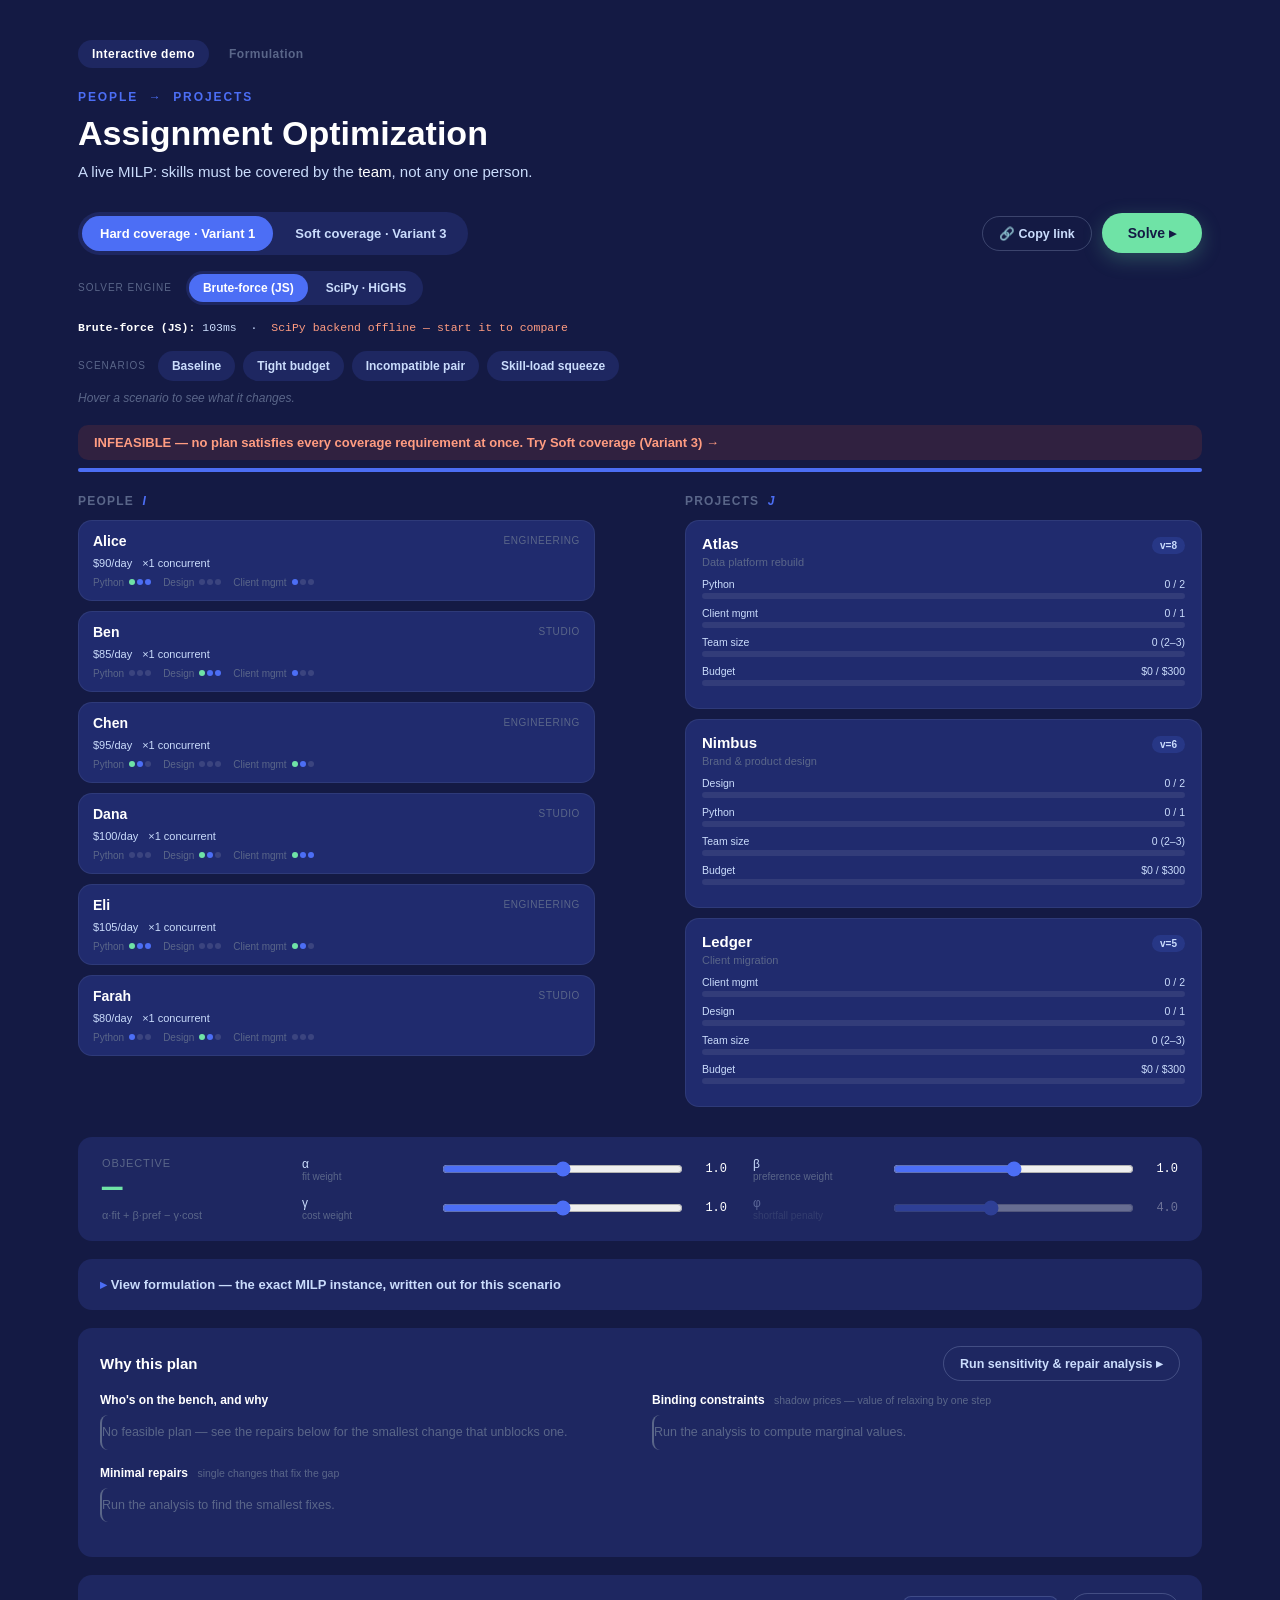
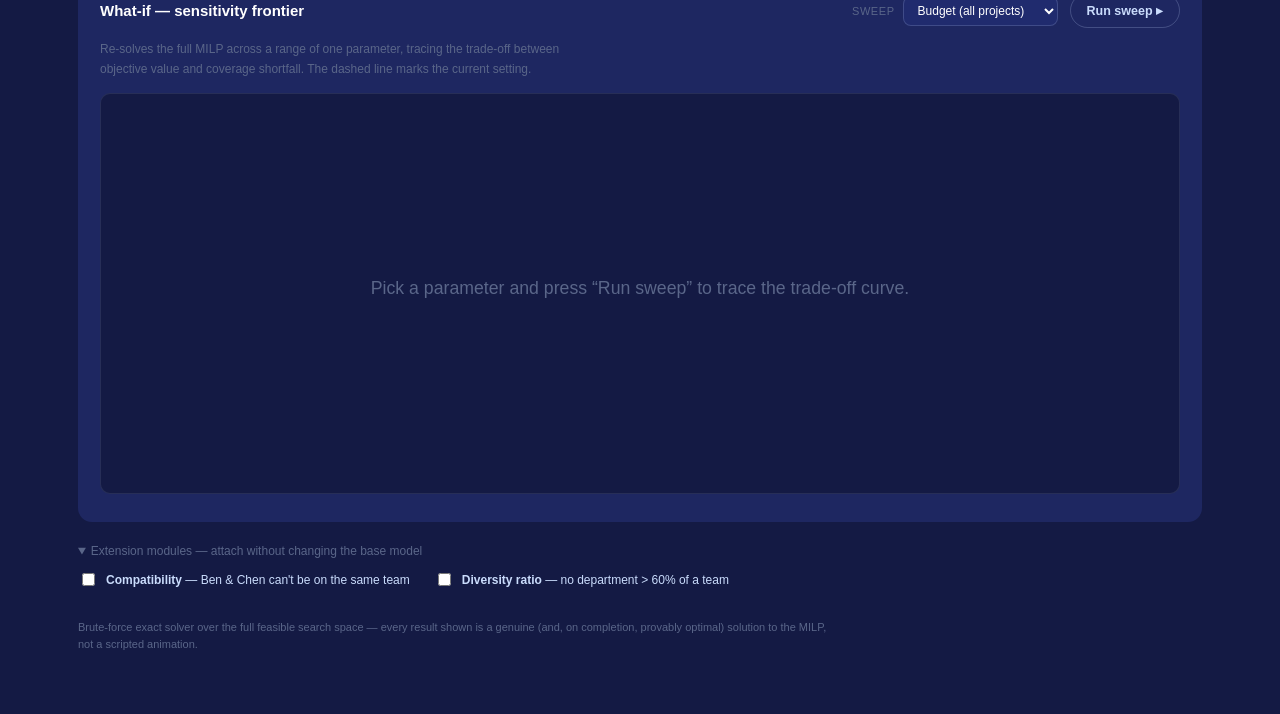
<file: public/optimization/index.html>
<!DOCTYPE html>
<html lang="en">
<head>
<meta charset="UTF-8">
<meta name="viewport" content="width=device-width, initial-scale=1.0">
<title>People → Projects — Assignment Optimization</title>
<link rel="stylesheet" href="vendor/katex/katex.min.css">
<link rel="stylesheet" href="style.css">
</head>
<body>
<div class="app">

  <nav class="top-nav">
    <a href="index.html" class="top-nav-link active">Interactive demo</a>
    <!-- FORMULATION_NAV_START --><a href="formulation.html" class="top-nav-link">Formulation</a><!-- FORMULATION_NAV_END -->
  </nav>

  <header class="hero">
    <div class="brand">PEOPLE&nbsp;&nbsp;→&nbsp;&nbsp;PROJECTS</div>
    <h1>Assignment Optimization</h1>
    <p class="subtitle">A live MILP: skills must be covered by the <em>team</em>, not any one person.</p>
  </header>

  <div class="mode-bar">
    <div class="segmented" id="modeToggle">
      <button data-mode="hard" class="seg-btn active">Hard coverage &middot; Variant 1</button>
      <button data-mode="soft" class="seg-btn">Soft coverage &middot; Variant 3</button>
    </div>
    <div class="mode-bar-actions">
      <button id="shareBtn" class="ghost-btn" title="Copy a link that reproduces this exact scenario">🔗 Copy link</button>
      <button id="solveBtn" class="solve-btn">Solve ▸</button>
    </div>
  </div>

  <div class="solver-bar">
    <span class="preset-label">Solver engine</span>
    <div class="segmented segmented-sm" id="solverToggle">
      <button data-backend="js" class="solver-btn active" title="Enumerates every combination in the browser — no backend needed, always available.">Brute-force (JS)</button>
      <button data-backend="scipy" class="solver-btn" title="Real branch-and-cut MILP via scipy.optimize.milp (HiGHS) — needs the local Python backend running.">SciPy &middot; HiGHS</button>
    </div>
    <span id="solverStatus" class="solver-status" style="display:none"></span>
  </div>
  <p class="latency-line" id="latencyLine">Latency: measuring…</p>

  <div class="preset-bar" id="presetBar">
    <span class="preset-label">Scenarios</span>
  </div>
  <p class="preset-desc preset-desc-hint" id="presetDesc">Hover a scenario to see what it changes.</p>

  <div class="status-row">
    <div id="statusBanner" class="status-banner idle">Ready — click Solve to run the optimizer.</div>
    <div class="progress-track"><div id="progressFill" class="progress-fill"></div></div>
  </div>

  <div class="board">
    <svg id="edgeSvg"></svg>

    <section class="people-col">
      <h2>People <span class="count">I</span></h2>
      <div id="peopleList" class="card-list"></div>
    </section>

    <div class="graph-wrap"></div>

    <section class="projects-col">
      <h2>Projects <span class="count">J</span></h2>
      <div id="projectsList" class="card-list"></div>
    </section>
  </div>

  <div class="controls">
    <div class="objective-readout">
      <div class="label">Objective</div>
      <div id="objValue" class="value">—</div>
      <div class="formula" id="objFormula">&alpha;&middot;fit + &beta;&middot;pref &minus; &gamma;&middot;cost</div>
    </div>

    <div class="sliders">
      <label class="slider-row">
        <span class="slider-label">&alpha; <em>fit weight</em></span>
        <input type="range" id="alpha" min="0" max="2" step="0.1" value="1">
        <span class="slider-val" id="alphaVal">1.0</span>
      </label>
      <label class="slider-row">
        <span class="slider-label">&beta; <em>preference weight</em></span>
        <input type="range" id="beta" min="0" max="2" step="0.1" value="1">
        <span class="slider-val" id="betaVal">1.0</span>
      </label>
      <label class="slider-row">
        <span class="slider-label">&gamma; <em>cost weight</em></span>
        <input type="range" id="gamma" min="0" max="2" step="0.1" value="1">
        <span class="slider-val" id="gammaVal">1.0</span>
      </label>
      <label class="slider-row soft-only">
        <span class="slider-label">&phi; <em>shortfall penalty</em></span>
        <input type="range" id="phi" min="0" max="10" step="0.5" value="4">
        <span class="slider-val" id="phiVal">4.0</span>
      </label>
    </div>
  </div>

  <details class="panel formulation-live" id="formulationLive">
    <summary>View formulation — the exact MILP instance, written out for this scenario</summary>
    <div class="panel-body">
      <p class="panel-lead">Not the abstract template — the concrete problem the solver is optimizing right now, with every <span class="mono">x</span> carrying its real person and project, every coefficient its current numeric value, and every constraint enumerated over these 6 people, 3 projects, and 3 skills. The reasonable right-hand-side values (coverage headcounts, budgets, team sizes, concurrency) are <strong>editable</strong> — nudge a <span class="mono">±</span> control and the model re-solves. <button id="resetInstanceBtn" class="ghost-btn ghost-btn-sm" style="display:none">Reset edits</button> <a href="formulation.html" class="inline-link">Abstract write-up →</a></p>
      <div class="live-form" id="liveForm"></div>
    </div>
  </details>

  <section class="panel insights" id="insightsPanel">
    <div class="panel-head">
      <h3>Why this plan</h3>
      <button id="analyzeBtn" class="ghost-btn">Run sensitivity &amp; repair analysis ▸</button>
    </div>
    <div class="insights-grid">
      <div class="insight-col">
        <div class="insight-title">Who's on the bench, and why</div>
        <ul class="reason-list" id="whyNotList"><li class="reason-empty">Solve to see per-person reasoning.</li></ul>
      </div>
      <div class="insight-col">
        <div class="insight-title">Binding constraints <span class="insight-sub">shadow prices — value of relaxing by one step</span></div>
        <ul class="reason-list" id="shadowList"><li class="reason-empty">Run the analysis to compute marginal values.</li></ul>
      </div>
      <div class="insight-col insight-col-wide">
        <div class="insight-title" id="repairTitle">Minimal repairs <span class="insight-sub">single changes that fix the gap</span></div>
        <ul class="reason-list" id="repairList"><li class="reason-empty">Run the analysis to find the smallest fixes.</li></ul>
      </div>
    </div>
    <div class="analyze-progress" id="analyzeProgress"><div class="analyze-progress-fill" id="analyzeProgressFill"></div></div>
  </section>

  <section class="panel whatif" id="whatifPanel">
    <div class="panel-head">
      <h3>What-if — sensitivity frontier</h3>
      <div class="whatif-controls">
        <label class="whatif-param">Sweep
          <select id="sweepParam"></select>
        </label>
        <button id="sweepBtn" class="ghost-btn">Run sweep ▸</button>
      </div>
    </div>
    <p class="panel-lead">Re-solves the full MILP across a range of one parameter, tracing the trade-off between objective value and coverage shortfall. The dashed line marks the current setting.</p>
    <div class="chart-wrap"><svg id="sweepChart" viewBox="0 0 720 260" preserveAspectRatio="xMidYMid meet"></svg></div>
    <div class="chart-legend" id="sweepLegend"></div>
  </section>

  <details class="extensions" open>
    <summary>Extension modules — attach without changing the base model</summary>
    <div class="ext-row">
      <label class="ext-toggle">
        <input type="checkbox" id="extCompat">
        <span><strong>Compatibility</strong> — Ben &amp; Chen can't be on the same team</span>
      </label>
      <label class="ext-toggle">
        <input type="checkbox" id="extDiversity">
        <span><strong>Diversity ratio</strong> — no department &gt; 60% of a team</span>
      </label>
    </div>

    <div class="ext-divider soft-only-control">
      <label class="ext-toggle">
        <input type="checkbox" id="extSkillLoad">
        <span><strong>Skill-load control</strong> (&sect;3.3) — cap how many skills on one project a single person may be credited for <span class="ext-scope">Variant 3 only</span></span>
      </label>
      <label class="slider-row kappa-row">
        <span class="slider-label">&kappa; <em>max skills owned per project</em></span>
        <input type="range" id="kappa" min="1" max="3" step="1" value="1">
        <span class="slider-val" id="kappaVal">1</span>
      </label>
      <p class="ext-explain">Off: coverage counts every qualified person on the team (Variant 3's base rule). On: coverage is computed by an exact solve of &ldquo;who covers what&rdquo; (eqs. 6&ndash;8) &mdash; a person qualified for several needed skills can only be credited toward &kappa; of them, so a versatile generalist can no longer single-handedly satisfy multiple coverage rows.</p>
    </div>
  </details>

  <footer class="foot">Brute-force exact solver over the full feasible search space &mdash; every result shown is a genuine (and, on completion, provably optimal) solution to the MILP, not a scripted animation.</footer>
</div>

<script src="vendor/katex/katex.min.js"></script>
<script src="data.js"></script>
<script src="solver.js"></script>
<script src="analysis.js"></script>
<script src="app.js"></script>
</body>
</html>
</file>
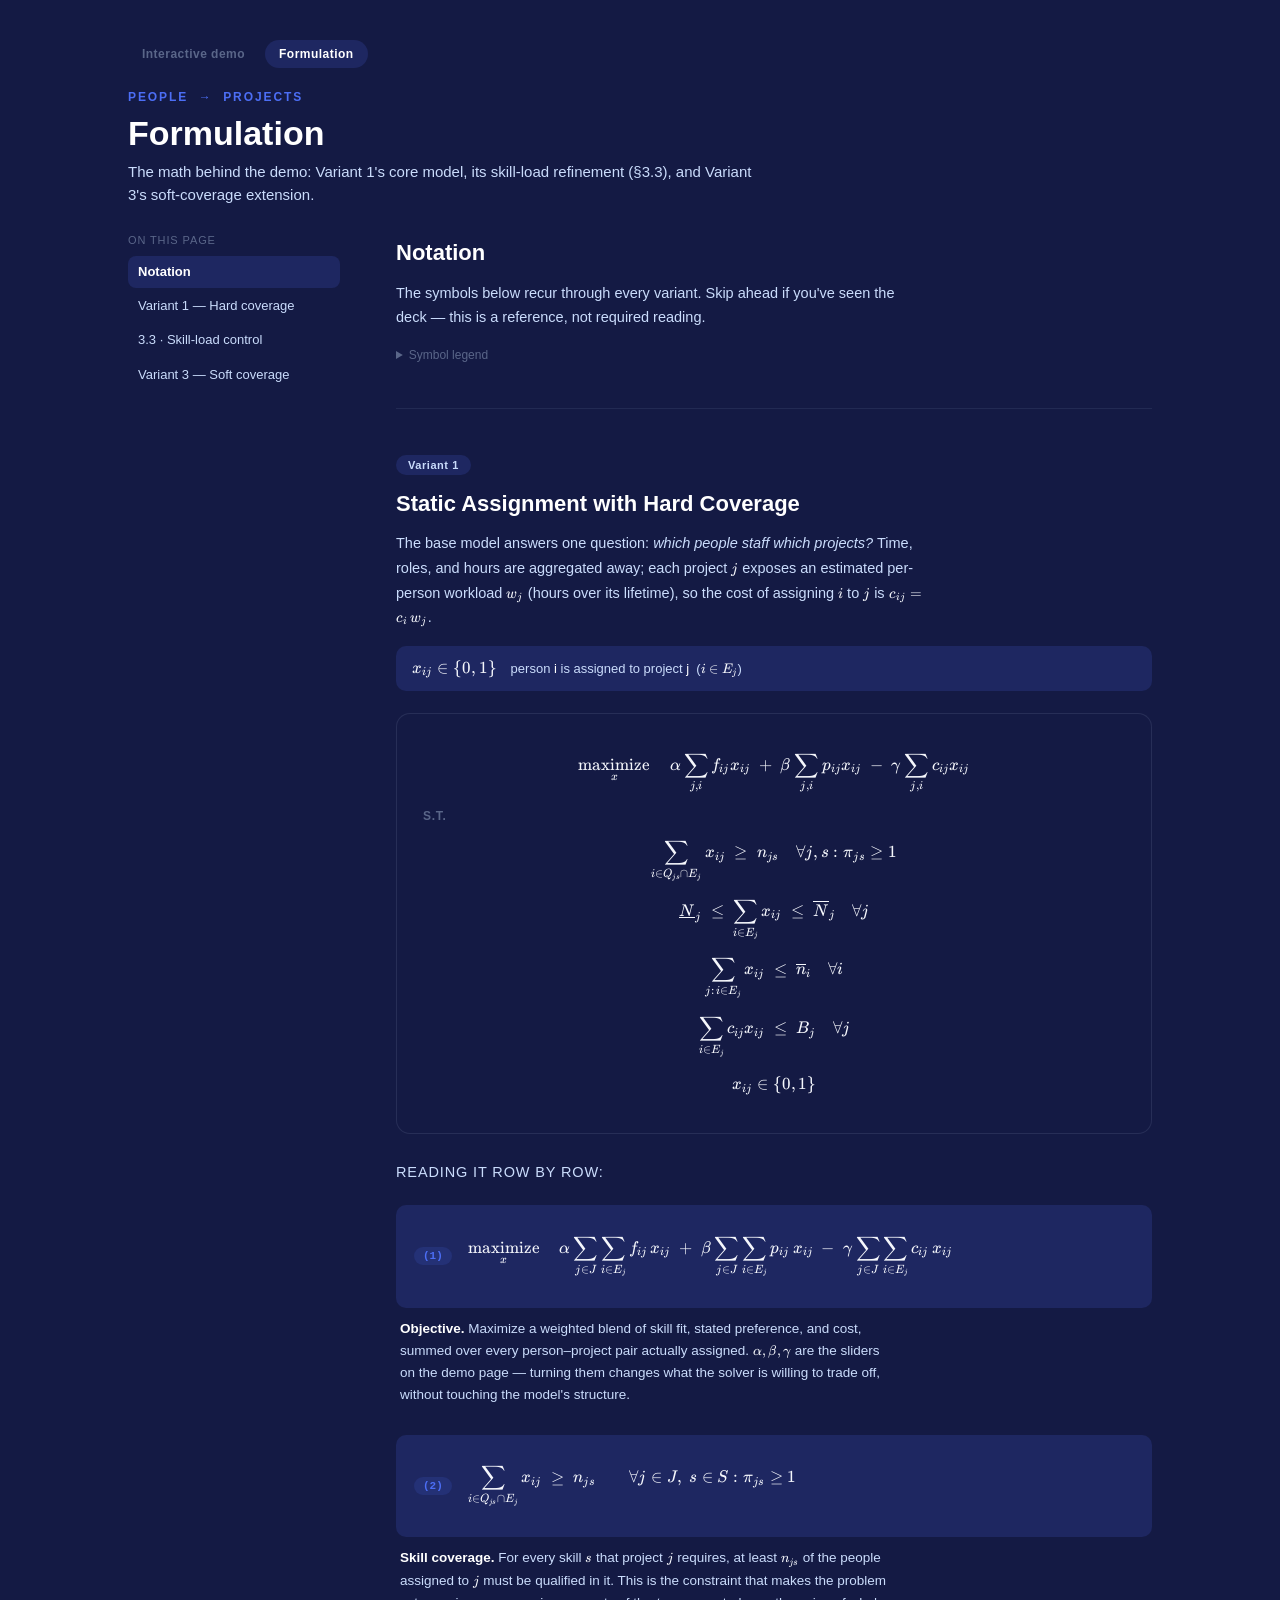
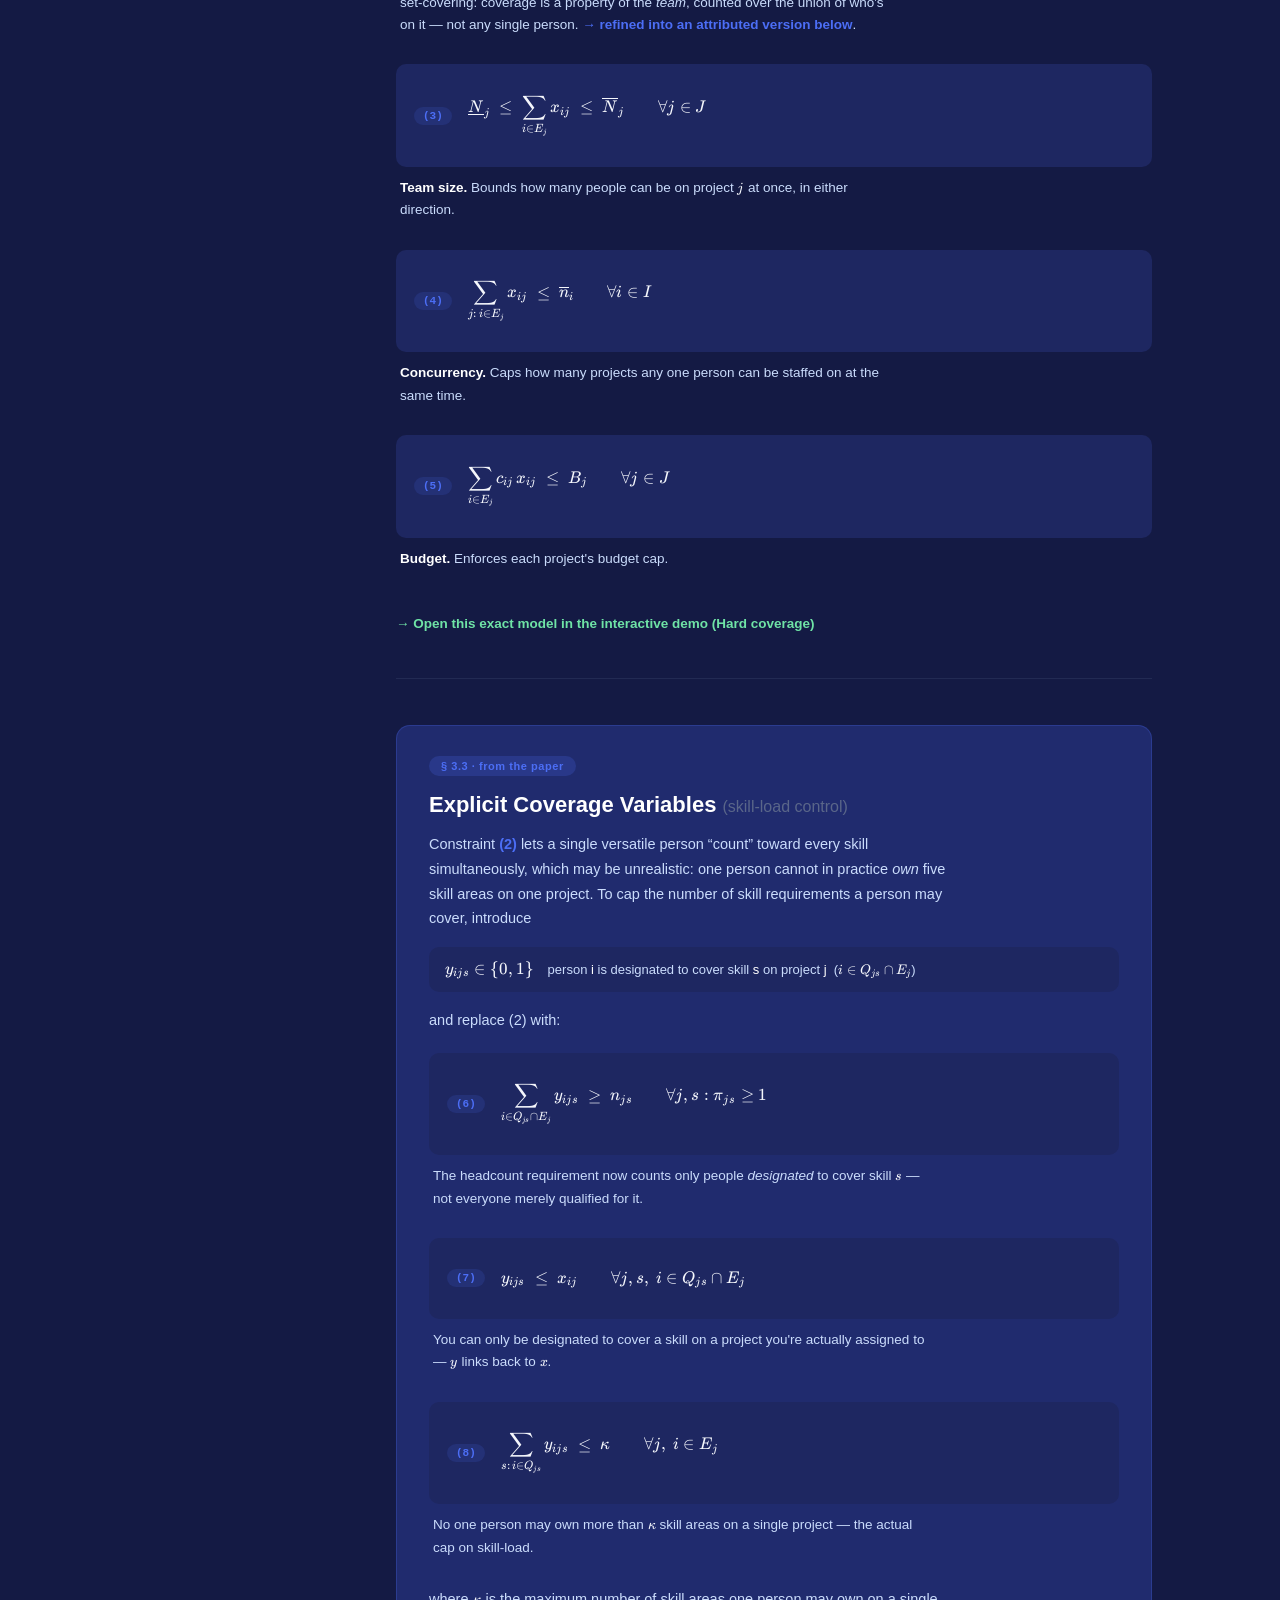
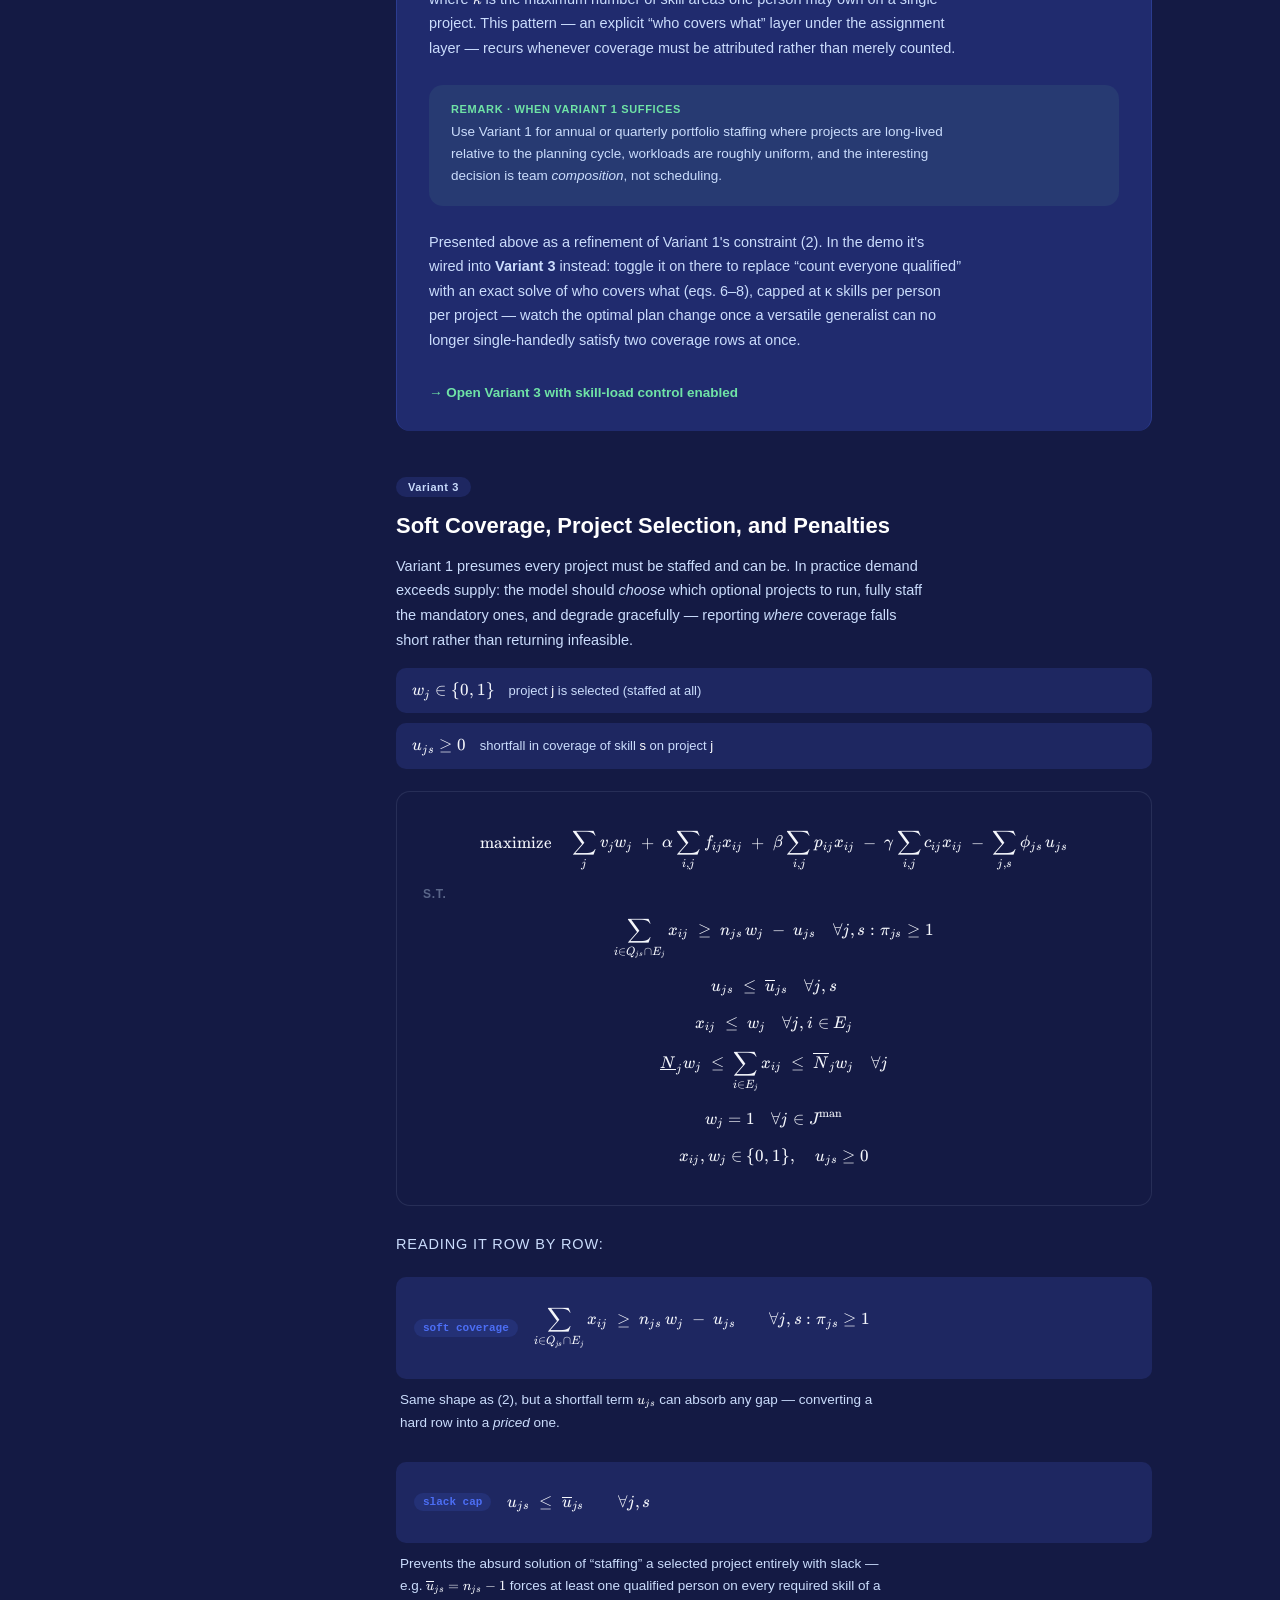
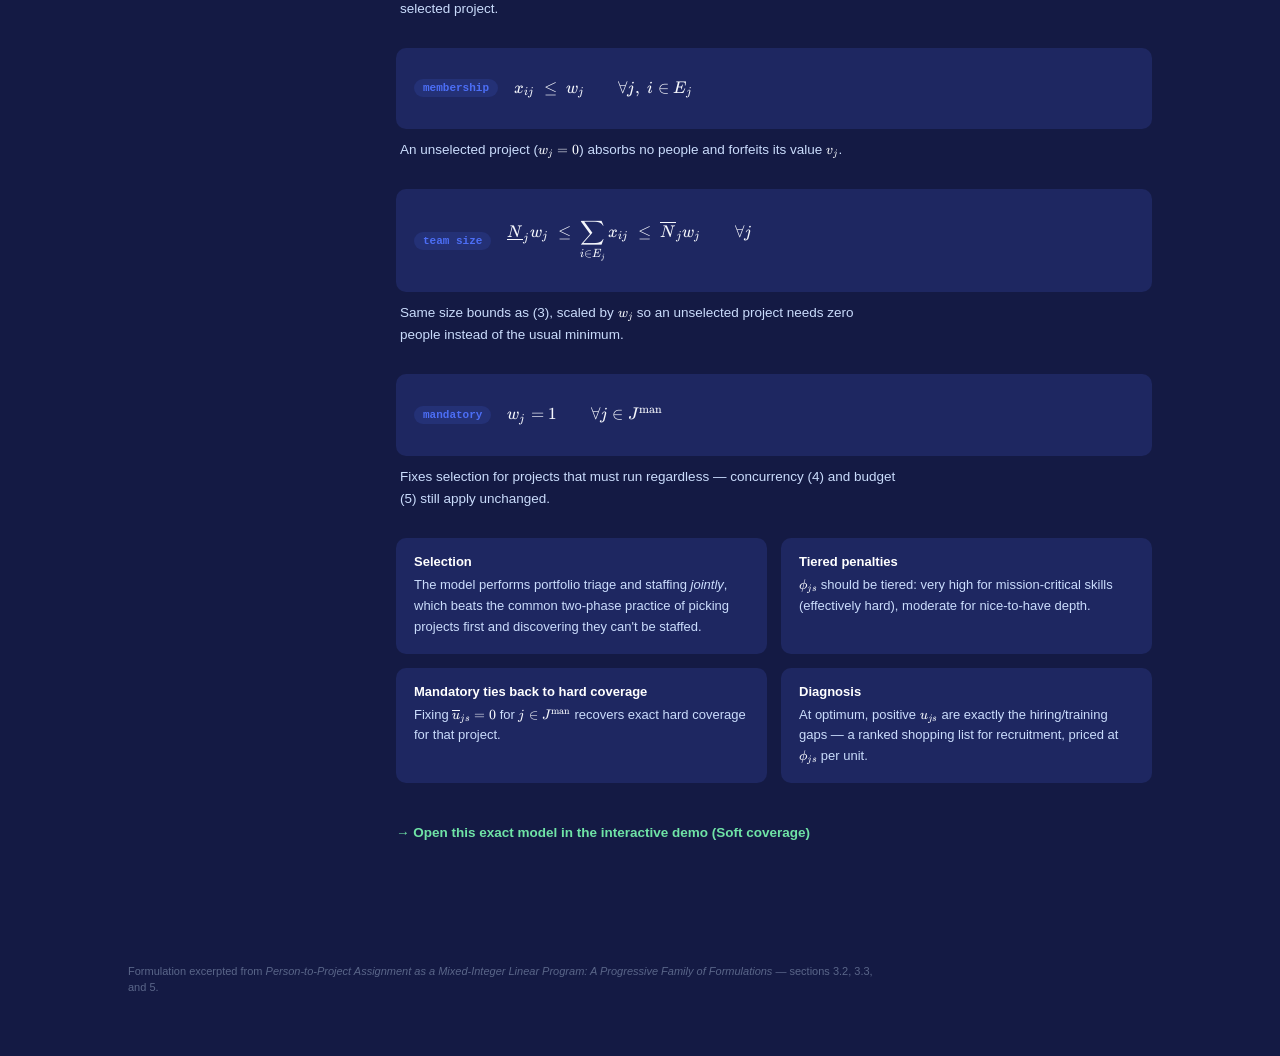
<file: public/optimization/formulation.html>
<!DOCTYPE html>
<html lang="en">
<head>
<meta charset="UTF-8">
<meta name="viewport" content="width=device-width, initial-scale=1.0">
<title>Formulation — People → Projects</title>
<link rel="stylesheet" href="vendor/katex/katex.min.css">
<link rel="stylesheet" href="style.css">
</head>
<body>
<div class="app formulation-app">

  <nav class="top-nav">
    <a href="index.html" class="top-nav-link">Interactive demo</a>
    <!-- FORMULATION_NAV_START --><a href="formulation.html" class="top-nav-link active">Formulation</a><!-- FORMULATION_NAV_END -->
  </nav>

  <header class="hero">
    <div class="brand">PEOPLE&nbsp;&nbsp;→&nbsp;&nbsp;PROJECTS</div>
    <h1>Formulation</h1>
    <p class="subtitle">The math behind the demo: Variant 1's core model, its skill-load refinement (&sect;3.3), and Variant 3's soft-coverage extension.</p>
  </header>

  <div class="formulation-layout">
    <aside class="toc" id="toc">
      <div class="toc-title">On this page</div>
      <a href="#notation" class="toc-link">Notation</a>
      <a href="#variant1" class="toc-link">Variant 1 — Hard coverage</a>
      <a href="#skill-load" class="toc-link">3.3 &middot; Skill-load control</a>
      <a href="#variant3" class="toc-link">Variant 3 — Soft coverage</a>
    </aside>

    <main class="formulation-content">

      <section id="notation" class="paper-section">
        <h2>Notation</h2>
        <p>The symbols below recur through every variant. Skip ahead if you've seen the deck &mdash; this is a reference, not required reading.</p>
        <details class="legend">
          <summary>Symbol legend</summary>
          <div class="legend-grid">
            <div><code>i &isin; I</code></div><div>people</div>
            <div><code>j &isin; J</code></div><div>projects</div>
            <div><code>s &isin; S</code></div><div>skills</div>
            <div><code>E_j</code></div><div>people eligible for project <em>j</em></div>
            <div><code>Q_js</code></div><div>people qualified in skill <em>s</em> for project <em>j</em></div>
            <div><code>&pi;_js</code></div><div>required proficiency threshold, skill <em>s</em> on <em>j</em></div>
            <div><code>n_js</code></div><div>headcount required for skill <em>s</em> on <em>j</em></div>
            <div><code>N&#772;_j, N&#773;_j</code></div><div>min / max team size for <em>j</em></div>
            <div><code>n&#772;_i</code></div><div>max concurrent projects for person <em>i</em></div>
            <div><code>B_j</code></div><div>budget cap for project <em>j</em></div>
            <div><code>f_ij, p_ij, c_ij</code></div><div>fit, preference, cost of <em>i</em> on <em>j</em></div>
            <div><code>v_j</code></div><div>strategic value of project <em>j</em></div>
            <div><code>J<sup>man</sup></code></div><div>mandatory (must-staff) projects</div>
          </div>
        </details>
      </section>

      <section id="variant1" class="paper-section">
        <div class="paper-tag">Variant 1</div>
        <h2>Static Assignment with Hard Coverage</h2>
        <p>The base model answers one question: <em>which people staff which projects?</em> Time, roles, and hours are aggregated away; each project <span class="eq-math">\(j\)</span> exposes an estimated per-person workload <span class="eq-math">\(w_j\)</span> (hours over its lifetime), so the cost of assigning <span class="eq-math">\(i\)</span> to <span class="eq-math">\(j\)</span> is <span class="eq-math">\(c_{ij} = c_i \, w_j\)</span>.</p>

        <div class="decision-var">
          <span class="eq-math">\(x_{ij} \in \{0,1\}\)</span>
          <span class="decision-var-label">person <em>i</em> is assigned to project <em>j</em> &nbsp;(<span class="eq-math">\(i \in E_j\)</span>)</span>
        </div>

        <div class="lp-overview">
          <div class="lp-line">\[ \operatorname*{maximize}_{x} \quad \alpha \sum_{j,i} f_{ij} x_{ij} \;+\; \beta \sum_{j,i} p_{ij} x_{ij} \;-\; \gamma \sum_{j,i} c_{ij} x_{ij} \]</div>
          <div class="lp-st">s.t.</div>
          <div class="lp-line">\[ \sum_{i \in Q_{js} \cap E_j} x_{ij} \;\ge\; n_{js} \quad \forall j,s : \pi_{js}\ge 1 \]</div>
          <div class="lp-line">\[ \underline{N}_j \;\le\; \sum_{i \in E_j} x_{ij} \;\le\; \overline{N}_j \quad \forall j \]</div>
          <div class="lp-line">\[ \sum_{j:\,i \in E_j} x_{ij} \;\le\; \overline{n}_i \quad \forall i \]</div>
          <div class="lp-line">\[ \sum_{i \in E_j} c_{ij} x_{ij} \;\le\; B_j \quad \forall j \]</div>
          <div class="lp-line">\[ x_{ij} \in \{0,1\} \]</div>
        </div>

        <p class="section-lead">Reading it row by row:</p>

        <div class="eq-block">
          <div class="eq-row">
            <span class="eq-num">(1)</span>
            <div class="eq-math">\[ \operatorname*{maximize}_{x} \quad \alpha \sum_{j \in J}\sum_{i \in E_j} f_{ij}\, x_{ij} \;+\; \beta \sum_{j \in J}\sum_{i \in E_j} p_{ij}\, x_{ij} \;-\; \gamma \sum_{j \in J}\sum_{i \in E_j} c_{ij}\, x_{ij} \]</div>
          </div>
          <p class="eq-explain"><strong>Objective.</strong> Maximize a weighted blend of skill fit, stated preference, and cost, summed over every person&ndash;project pair actually assigned. <span class="eq-math">\(\alpha,\beta,\gamma\)</span> are the sliders on the demo page &mdash; turning them changes what the solver is willing to trade off, without touching the model's structure.</p>
        </div>

        <div class="eq-block" id="v1-cover">
          <div class="eq-row">
            <span class="eq-num">(2)</span>
            <div class="eq-math">\[ \sum_{i \in Q_{js} \cap E_j} x_{ij} \;\ge\; n_{js} \qquad \forall j \in J,\ s \in S : \pi_{js} \ge 1 \]</div>
          </div>
          <p class="eq-explain"><strong>Skill coverage.</strong> For every skill <span class="eq-math">\(s\)</span> that project <span class="eq-math">\(j\)</span> requires, at least <span class="eq-math">\(n_{js}\)</span> of the people assigned to <span class="eq-math">\(j\)</span> must be qualified in it. This is the constraint that makes the problem set-covering: coverage is a property of the <em>team</em>, counted over the union of who's on it &mdash; not any single person. <a href="#skill-load" class="inline-link">&rarr; refined into an attributed version below</a>.</p>
        </div>

        <div class="eq-block">
          <div class="eq-row">
            <span class="eq-num">(3)</span>
            <div class="eq-math">\[ \underline{N}_j \;\le\; \sum_{i \in E_j} x_{ij} \;\le\; \overline{N}_j \qquad \forall j \in J \]</div>
          </div>
          <p class="eq-explain"><strong>Team size.</strong> Bounds how many people can be on project <span class="eq-math">\(j\)</span> at once, in either direction.</p>
        </div>

        <div class="eq-block">
          <div class="eq-row">
            <span class="eq-num">(4)</span>
            <div class="eq-math">\[ \sum_{j:\, i \in E_j} x_{ij} \;\le\; \overline{n}_i \qquad \forall i \in I \]</div>
          </div>
          <p class="eq-explain"><strong>Concurrency.</strong> Caps how many projects any one person can be staffed on at the same time.</p>
        </div>

        <div class="eq-block">
          <div class="eq-row">
            <span class="eq-num">(5)</span>
            <div class="eq-math">\[ \sum_{i \in E_j} c_{ij}\, x_{ij} \;\le\; B_j \qquad \forall j \in J \]</div>
          </div>
          <p class="eq-explain"><strong>Budget.</strong> Enforces each project's budget cap.</p>
        </div>

        <a class="try-live" href="index.html?mode=hard">&rarr; Open this exact model in the interactive demo (Hard coverage)</a>
      </section>

      <section id="skill-load" class="paper-section paper-section-highlight">
        <div class="paper-tag paper-tag-accent">&sect; 3.3 &middot; from the paper</div>
        <h2>Explicit Coverage Variables <span class="subtle">(skill-load control)</span></h2>

        <p>Constraint <a href="#v1-cover" class="inline-link">(2)</a> lets a single versatile person &ldquo;count&rdquo; toward every skill simultaneously, which may be unrealistic: one person cannot in practice <em>own</em> five skill areas on one project. To cap the number of skill requirements a person may cover, introduce</p>

        <div class="decision-var">
          <span class="eq-math">\(y_{ijs} \in \{0,1\}\)</span>
          <span class="decision-var-label">person <em>i</em> is designated to cover skill <em>s</em> on project <em>j</em> &nbsp;(<span class="eq-math">\(i \in Q_{js} \cap E_j\)</span>)</span>
        </div>

        <p>and replace (2) with:</p>

        <div class="eq-block">
          <div class="eq-row">
            <span class="eq-num">(6)</span>
            <div class="eq-math">\[ \sum_{i \in Q_{js} \cap E_j} y_{ijs} \;\ge\; n_{js} \qquad \forall j,s : \pi_{js} \ge 1 \]</div>
          </div>
          <p class="eq-explain">The headcount requirement now counts only people <em>designated</em> to cover skill <span class="eq-math">\(s\)</span> &mdash; not everyone merely qualified for it.</p>
        </div>

        <div class="eq-block">
          <div class="eq-row">
            <span class="eq-num">(7)</span>
            <div class="eq-math">\[ y_{ijs} \;\le\; x_{ij} \qquad \forall j,s,\ i \in Q_{js} \cap E_j \]</div>
          </div>
          <p class="eq-explain">You can only be designated to cover a skill on a project you're actually assigned to &mdash; <span class="eq-math">\(y\)</span> links back to <span class="eq-math">\(x\)</span>.</p>
        </div>

        <div class="eq-block">
          <div class="eq-row">
            <span class="eq-num">(8)</span>
            <div class="eq-math">\[ \sum_{s:\, i \in Q_{js}} y_{ijs} \;\le\; \kappa \qquad \forall j,\ i \in E_j \]</div>
          </div>
          <p class="eq-explain">No one person may own more than <span class="eq-math">\(\kappa\)</span> skill areas on a single project &mdash; the actual cap on skill-load.</p>
        </div>

        <p>where <span class="eq-math">\(\kappa\)</span> is the maximum number of skill areas one person may own on a single project. This pattern &mdash; an explicit &ldquo;who covers what&rdquo; layer under the assignment layer &mdash; recurs whenever coverage must be attributed rather than merely counted.</p>

        <div class="remark-box">
          <div class="remark-label">Remark &middot; When Variant 1 suffices</div>
          <p>Use Variant&nbsp;1 for annual or quarterly portfolio staffing where projects are long-lived relative to the planning cycle, workloads are roughly uniform, and the interesting decision is team <em>composition</em>, not scheduling.</p>
        </div>

        <p class="fine-print">Presented above as a refinement of Variant 1's constraint (2). In the demo it's wired into <strong>Variant 3</strong> instead: toggle it on there to replace &ldquo;count everyone qualified&rdquo; with an exact solve of who covers what (eqs. 6&ndash;8), capped at &kappa; skills per person per project &mdash; watch the optimal plan change once a versatile generalist can no longer single-handedly satisfy two coverage rows at once.</p>

        <a class="try-live" href="index.html?mode=soft&amp;skillLoad=1">&rarr; Open Variant 3 with skill-load control enabled</a>
      </section>

      <section id="variant3" class="paper-section">
        <div class="paper-tag">Variant 3</div>
        <h2>Soft Coverage, Project Selection, and Penalties</h2>
        <p>Variant 1 presumes every project must be staffed and can be. In practice demand exceeds supply: the model should <em>choose</em> which optional projects to run, fully staff the mandatory ones, and degrade gracefully &mdash; reporting <em>where</em> coverage falls short rather than returning infeasible.</p>

        <div class="decision-var-group">
          <div class="decision-var">
            <span class="eq-math">\(w_j \in \{0,1\}\)</span>
            <span class="decision-var-label">project <em>j</em> is selected (staffed at all)</span>
          </div>
          <div class="decision-var">
            <span class="eq-math">\(u_{js} \ge 0\)</span>
            <span class="decision-var-label">shortfall in coverage of skill <em>s</em> on project <em>j</em></span>
          </div>
        </div>

        <div class="lp-overview">
          <div class="lp-line">\[ \operatorname*{maximize} \quad \sum_j v_j w_j \;+\; \alpha \sum_{i,j} f_{ij} x_{ij} \;+\; \beta \sum_{i,j} p_{ij} x_{ij} \;-\; \gamma \sum_{i,j} c_{ij} x_{ij} \;-\; \sum_{j,s} \phi_{js}\, u_{js} \]</div>
          <div class="lp-st">s.t.</div>
          <div class="lp-line">\[ \sum_{i \in Q_{js}\cap E_j} x_{ij} \;\ge\; n_{js}\,w_j \;-\; u_{js} \quad \forall j,s:\pi_{js}\ge1 \]</div>
          <div class="lp-line">\[ u_{js} \;\le\; \overline{u}_{js} \quad \forall j,s \]</div>
          <div class="lp-line">\[ x_{ij} \;\le\; w_j \quad \forall j, i\in E_j \]</div>
          <div class="lp-line">\[ \underline{N}_j w_j \;\le\; \sum_{i\in E_j} x_{ij} \;\le\; \overline{N}_j w_j \quad \forall j \]</div>
          <div class="lp-line">\[ w_j = 1 \quad \forall j \in J^{\mathrm{man}} \]</div>
          <div class="lp-line">\[ x_{ij}, w_j \in \{0,1\}, \quad u_{js} \ge 0 \]</div>
        </div>

        <p class="section-lead">Reading it row by row:</p>

        <div class="eq-block">
          <div class="eq-row">
            <span class="eq-num">soft coverage</span>
            <div class="eq-math">\[ \sum_{i \in Q_{js}\cap E_j} x_{ij} \;\ge\; n_{js}\,w_j \;-\; u_{js} \qquad \forall j,s:\pi_{js}\ge1 \]</div>
          </div>
          <p class="eq-explain">Same shape as (2), but a shortfall term <span class="eq-math">\(u_{js}\)</span> can absorb any gap &mdash; converting a hard row into a <em>priced</em> one.</p>
        </div>

        <div class="eq-block">
          <div class="eq-row">
            <span class="eq-num">slack cap</span>
            <div class="eq-math">\[ u_{js} \;\le\; \overline{u}_{js} \qquad \forall j,s \]</div>
          </div>
          <p class="eq-explain">Prevents the absurd solution of &ldquo;staffing&rdquo; a selected project entirely with slack &mdash; e.g. <span class="eq-math">\(\overline{u}_{js}=n_{js}-1\)</span> forces at least one qualified person on every required skill of a selected project.</p>
        </div>

        <div class="eq-block">
          <div class="eq-row">
            <span class="eq-num">membership</span>
            <div class="eq-math">\[ x_{ij} \;\le\; w_j \qquad \forall j,\ i\in E_j \]</div>
          </div>
          <p class="eq-explain">An unselected project (<span class="eq-math">\(w_j=0\)</span>) absorbs no people and forfeits its value <span class="eq-math">\(v_j\)</span>.</p>
        </div>

        <div class="eq-block">
          <div class="eq-row">
            <span class="eq-num">team size</span>
            <div class="eq-math">\[ \underline{N}_j w_j \;\le\; \sum_{i\in E_j} x_{ij} \;\le\; \overline{N}_j w_j \qquad \forall j \]</div>
          </div>
          <p class="eq-explain">Same size bounds as (3), scaled by <span class="eq-math">\(w_j\)</span> so an unselected project needs zero people instead of the usual minimum.</p>
        </div>

        <div class="eq-block">
          <div class="eq-row">
            <span class="eq-num">mandatory</span>
            <div class="eq-math">\[ w_j = 1 \qquad \forall j \in J^{\mathrm{man}} \]</div>
          </div>
          <p class="eq-explain">Fixes selection for projects that must run regardless &mdash; concurrency (4) and budget (5) still apply unchanged.</p>
        </div>

        <div class="annot-grid">
          <div class="annot-card">
            <div class="annot-title">Selection</div>
            <p>The model performs portfolio triage and staffing <em>jointly</em>, which beats the common two-phase practice of picking projects first and discovering they can't be staffed.</p>
          </div>
          <div class="annot-card">
            <div class="annot-title">Tiered penalties</div>
            <p><span class="eq-math">\(\phi_{js}\)</span> should be tiered: very high for mission-critical skills (effectively hard), moderate for nice-to-have depth.</p>
          </div>
          <div class="annot-card">
            <div class="annot-title">Mandatory ties back to hard coverage</div>
            <p>Fixing <span class="eq-math">\(\overline{u}_{js}=0\)</span> for <span class="eq-math">\(j \in J^{\mathrm{man}}\)</span> recovers exact hard coverage for that project.</p>
          </div>
          <div class="annot-card">
            <div class="annot-title">Diagnosis</div>
            <p>At optimum, positive <span class="eq-math">\(u_{js}\)</span> are exactly the hiring/training gaps &mdash; a ranked shopping list for recruitment, priced at <span class="eq-math">\(\phi_{js}\)</span> per unit.</p>
          </div>
        </div>

        <a class="try-live" href="index.html?mode=soft">&rarr; Open this exact model in the interactive demo (Soft coverage)</a>
      </section>

    </main>
  </div>

  <footer class="foot">Formulation excerpted from <em>Person-to-Project Assignment as a Mixed-Integer Linear Program: A Progressive Family of Formulations</em> &mdash; sections 3.2, 3.3, and 5.</footer>
</div>

<script src="vendor/katex/katex.min.js"></script>
<script src="vendor/katex/auto-render.min.js"></script>
<script src="formulation.js"></script>
</body>
</html>
</file>
<file: public/optimization/style.css>
:root {
  --navy-darkest: #141A44;
  --navy: #1E2761;
  --navy-card: #202b6e;
  --slate: #5A6689;
  --blue: #4C6EF5;
  --ice: #CADCFC;
  --offwhite: #F5F7FC;
  --white: #FFFFFF;
  --mint: #6FE3A6;
  --terracotta: #C0492F;
  --radius: 14px;
}

* { box-sizing: border-box; }

body {
  margin: 0;
  background: var(--navy-darkest);
  color: var(--offwhite);
  font-family: -apple-system, BlinkMacSystemFont, "Segoe UI", Helvetica, Arial, sans-serif;
  -webkit-font-smoothing: antialiased;
}

.app {
  max-width: 1180px;
  margin: 0 auto;
  padding: 40px 28px 60px;
}

/* ---------- Header ---------- */
.hero { text-align: left; margin-bottom: 28px; }
.brand {
  color: var(--blue);
  font-weight: 700;
  letter-spacing: 0.16em;
  font-size: 12px;
  margin-bottom: 10px;
}
.hero h1 {
  font-size: 34px;
  margin: 0 0 8px;
  color: var(--white);
  font-weight: 700;
}
.subtitle { color: var(--ice); font-size: 15px; margin: 0; max-width: 640px; line-height: 1.5; }
.subtitle em { color: var(--white); font-style: normal; }

/* ---------- Mode bar ---------- */
.mode-bar {
  display: flex;
  align-items: center;
  justify-content: space-between;
  gap: 16px;
  margin-bottom: 16px;
  flex-wrap: wrap;
}
.segmented {
  display: inline-flex;
  background: var(--navy);
  border-radius: 999px;
  padding: 4px;
  gap: 4px;
}
.seg-btn {
  border: none;
  background: transparent;
  color: var(--ice);
  padding: 10px 18px;
  border-radius: 999px;
  font-size: 13px;
  font-weight: 600;
  cursor: pointer;
  transition: background 0.25s ease, color 0.25s ease;
}
.seg-btn.active { background: var(--blue); color: var(--white); }
.seg-btn:not(.active):hover { background: rgba(255,255,255,0.06); }

.solve-btn {
  background: var(--mint);
  color: var(--navy-darkest);
  border: none;
  padding: 12px 26px;
  border-radius: 999px;
  font-weight: 700;
  font-size: 14px;
  cursor: pointer;
  transition: transform 0.15s ease, box-shadow 0.15s ease, opacity 0.15s ease;
  box-shadow: 0 6px 20px rgba(111, 227, 166, 0.25);
}
.solve-btn:hover { transform: translateY(-1px); }
.solve-btn:active { transform: translateY(0); }
.solve-btn:disabled { opacity: 0.6; cursor: progress; }

/* ---------- Status ---------- */
.status-row { margin-bottom: 22px; }
.status-banner {
  font-size: 13px;
  font-weight: 600;
  padding: 10px 16px;
  border-radius: 10px;
  background: var(--navy);
  color: var(--ice);
  margin-bottom: 8px;
  transition: background 0.3s ease, color 0.3s ease;
}
.status-banner.solving { color: var(--white); }
.status-banner.optimal { background: rgba(111, 227, 166, 0.14); color: var(--mint); }
.status-banner.infeasible { background: rgba(192, 73, 47, 0.16); color: #ff9c81; animation: shake 0.4s ease; }
.status-banner .cta {
  margin-left: 10px;
  text-decoration: underline;
  cursor: pointer;
  color: var(--white);
}
@keyframes shake {
  0%, 100% { transform: translateX(0); }
  20% { transform: translateX(-4px); }
  40% { transform: translateX(4px); }
  60% { transform: translateX(-3px); }
  80% { transform: translateX(3px); }
}

.progress-track {
  height: 4px;
  background: rgba(255,255,255,0.08);
  border-radius: 4px;
  overflow: hidden;
}
.progress-fill {
  height: 100%;
  width: 0%;
  background: var(--blue);
  transition: width 0.12s linear;
}

/* ---------- Board ---------- */
.board {
  position: relative;
  display: grid;
  grid-template-columns: 1fr 90px 1fr;
  gap: 0;
  margin-bottom: 30px;
}
.people-col, .projects-col { min-width: 0; }
.board h2 {
  font-size: 12px;
  letter-spacing: 0.1em;
  text-transform: uppercase;
  color: var(--slate);
  margin: 0 0 12px;
}
.board h2 .count { color: var(--blue); font-style: italic; margin-left: 4px; }

.graph-wrap { position: relative; }
#edgeSvg {
  position: absolute;
  inset: 0;
  width: 100%;
  height: 100%;
  overflow: visible;
  pointer-events: none;
  z-index: 1;
}
.people-col, .graph-wrap, .projects-col { position: relative; z-index: 2; }

.card-list { display: flex; flex-direction: column; gap: 10px; position: relative; z-index: 2; }

/* ---------- Person card ---------- */
.person-card {
  background: var(--navy-card);
  border: 1px solid rgba(202, 220, 252, 0.08);
  border-radius: var(--radius);
  padding: 12px 14px;
  transition: border-color 0.3s ease, box-shadow 0.3s ease, opacity 0.3s ease;
}
.person-card.assigned { border-color: var(--blue); box-shadow: 0 0 0 1px rgba(76,110,245,0.35); }
.person-card.unused { opacity: 0.55; }
.person-top { display: flex; align-items: center; justify-content: space-between; margin-bottom: 8px; }
.person-name { font-weight: 700; font-size: 14px; color: var(--white); }
.person-dept { font-size: 10px; color: var(--slate); text-transform: uppercase; letter-spacing: 0.06em; }
.person-meta { font-size: 11px; color: var(--ice); display: flex; gap: 10px; }
.skill-row { display: flex; gap: 12px; margin-top: 8px; }
.skill-item { display: flex; align-items: center; gap: 5px; font-size: 10px; color: var(--slate); }
.dots { display: flex; gap: 2px; }
.dot { width: 6px; height: 6px; border-radius: 50%; background: rgba(255,255,255,0.12); }
.dot.filled { background: var(--blue); }
.dot.qualified-mark { background: var(--mint); }
.assign-tag {
  font-size: 10px;
  font-weight: 700;
  color: var(--blue);
  margin-top: 6px;
  display: none;
}
.person-card.assigned .assign-tag { display: block; }

/* ---------- Project card ---------- */
.project-card {
  background: var(--navy-card);
  border: 1px solid rgba(202, 220, 252, 0.08);
  border-radius: var(--radius);
  padding: 14px 16px;
  transition: border-color 0.3s ease, box-shadow 0.3s ease, opacity 0.3s ease;
}
.project-card.covered { border-color: var(--mint); box-shadow: 0 0 0 1px rgba(111,227,166,0.3); }
.project-card.shortfall { border-color: var(--terracotta); box-shadow: 0 0 0 1px rgba(192,73,47,0.35); }
.project-card.dropped { opacity: 0.45; }
.project-top { display: flex; align-items: baseline; justify-content: space-between; }
.project-name { font-weight: 700; font-size: 15px; color: var(--white); }
.project-blurb { font-size: 11px; color: var(--slate); margin: 2px 0 10px; }
.value-badge {
  font-size: 10px;
  background: rgba(76,110,245,0.18);
  color: var(--ice);
  padding: 3px 8px;
  border-radius: 999px;
  font-weight: 700;
}
.mandatory-toggle {
  font-size: 10px;
  color: var(--ice);
  align-items: center;
  gap: 6px;
  margin-bottom: 10px;
}
.mandatory-toggle input { accent-color: var(--blue); }

.soft-only-control { display: none; }
.soft-only-control.visible { display: flex; }
.ext-divider.soft-only-control.visible { display: block; }

.gauge-row { margin-bottom: 8px; }
.gauge-label {
  display: flex;
  justify-content: space-between;
  font-size: 10.5px;
  color: var(--ice);
  margin-bottom: 3px;
}
.gauge-track {
  height: 6px;
  border-radius: 4px;
  background: rgba(255,255,255,0.08);
  overflow: hidden;
}
.gauge-fill {
  height: 100%;
  width: 0%;
  background: var(--blue);
  transition: width 0.5s cubic-bezier(.2,.8,.2,1), background 0.4s ease;
}
.gauge-fill.ok { background: var(--mint); }
.gauge-fill.short { background: var(--terracotta); }

.badges-row { display: flex; flex-wrap: wrap; gap: 6px; margin-top: 8px; }
.badge {
  font-size: 10px;
  font-weight: 700;
  padding: 3px 8px;
  border-radius: 999px;
}
.badge.gap { background: rgba(192,73,47,0.18); color: #ff9c81; }
.badge.notstaffed { background: rgba(90,102,137,0.25); color: var(--slate); }

/* ---------- Controls ---------- */
.controls {
  display: flex;
  gap: 30px;
  align-items: center;
  background: var(--navy);
  border-radius: var(--radius);
  padding: 20px 24px;
  flex-wrap: wrap;
}
.objective-readout { min-width: 170px; }
.objective-readout .label { font-size: 11px; color: var(--slate); text-transform: uppercase; letter-spacing: 0.08em; }
.objective-readout .value {
  font-family: "SF Mono", Menlo, Consolas, monospace;
  font-size: 34px;
  font-weight: 700;
  color: var(--mint);
  transition: color 0.3s ease;
}
.objective-readout .value.negative { color: #ff9c81; }
.objective-readout .formula { font-size: 11px; color: var(--slate); margin-top: 2px; }

.sliders { flex: 1; min-width: 280px; display: grid; grid-template-columns: 1fr 1fr; gap: 14px 26px; }
.slider-row { display: flex; align-items: center; gap: 10px; font-size: 12px; }
.slider-label { min-width: 128px; color: var(--ice); }
.slider-label em { color: var(--slate); font-style: normal; font-size: 10px; display: block; }
.slider-row input[type=range] { flex: 1; accent-color: var(--blue); }
.slider-val { font-family: "SF Mono", Menlo, Consolas, monospace; width: 32px; text-align: right; color: var(--white); }
.slider-row.soft-only { opacity: 0.35; pointer-events: none; transition: opacity 0.3s ease; }
.slider-row.soft-only.active { opacity: 1; pointer-events: auto; }

/* ---------- Extensions ---------- */
.extensions { margin-top: 22px; color: var(--ice); font-size: 13px; }
.extensions summary { cursor: pointer; color: var(--slate); font-size: 12px; }
.extensions summary:hover { color: var(--ice); }
.ext-row { display: flex; gap: 24px; margin-top: 12px; flex-wrap: wrap; }
.ext-toggle { display: flex; align-items: center; gap: 8px; font-size: 12px; }
.ext-toggle input { accent-color: var(--blue); }

.ext-divider {
  margin-top: 18px;
  padding-top: 16px;
  border-top: 1px solid rgba(202,220,252,0.08);
}
.ext-scope {
  font-size: 10px;
  font-weight: 700;
  text-transform: uppercase;
  letter-spacing: 0.04em;
  color: var(--slate);
  background: rgba(255,255,255,0.06);
  padding: 2px 7px;
  border-radius: 999px;
  margin-left: 4px;
}
.kappa-row { max-width: 420px; margin: 12px 0 8px; }
.ext-explain { font-size: 11.5px; color: var(--slate); line-height: 1.6; max-width: 62ch; margin: 6px 0 0; }

.foot { margin-top: 30px; font-size: 11px; color: var(--slate); line-height: 1.5; max-width: 760px; }

/* ---------- Responsive ---------- */
@media (max-width: 760px) {
  .board { grid-template-columns: 1fr; }
  .graph-wrap { display: none; }
  .sliders { grid-template-columns: 1fr; }
}

/* ==================================================================
   Presets, share button, and analysis panels (demo page)
   ================================================================== */
.mode-bar-actions { display: flex; align-items: center; gap: 10px; }
.ghost-btn {
  background: transparent;
  color: var(--ice);
  border: 1px solid rgba(202, 220, 252, 0.22);
  padding: 9px 16px;
  border-radius: 999px;
  font-size: 12.5px;
  font-weight: 600;
  cursor: pointer;
  transition: background 0.2s ease, border-color 0.2s ease, color 0.2s ease, opacity 0.2s ease;
  white-space: nowrap;
}
.ghost-btn:hover { background: rgba(255, 255, 255, 0.06); border-color: var(--blue); color: var(--white); }
.ghost-btn:disabled { opacity: 0.5; cursor: progress; }

.preset-bar {
  display: flex;
  align-items: center;
  gap: 8px;
  flex-wrap: wrap;
  margin-bottom: 8px;
}
.preset-label {
  font-size: 10px;
  letter-spacing: 0.1em;
  text-transform: uppercase;
  color: var(--slate);
  margin-right: 4px;
}
.preset-btn {
  background: var(--navy);
  color: var(--ice);
  border: 1px solid transparent;
  padding: 7px 13px;
  border-radius: 999px;
  font-size: 12px;
  font-weight: 600;
  cursor: pointer;
  transition: background 0.2s ease, color 0.2s ease, border-color 0.2s ease;
}
.preset-btn:hover { background: var(--navy-card); color: var(--white); }
.preset-btn.active { background: rgba(76, 110, 245, 0.2); border-color: var(--blue); color: var(--white); }

.preset-desc {
  font-size: 12px;
  color: var(--ice);
  line-height: 1.5;
  margin: 0 0 18px;
  min-height: 1.5em;
  max-width: 76ch;
  transition: color 0.15s ease;
}
.preset-desc.preset-desc-hint { color: var(--slate); font-style: italic; }

/* ---------- Solver engine toggle ---------- */
.solver-bar {
  display: flex;
  align-items: center;
  gap: 10px;
  flex-wrap: wrap;
  margin-bottom: 14px;
}
.segmented-sm { padding: 3px; }
.solver-btn {
  border: none;
  background: transparent;
  color: var(--ice);
  padding: 7px 14px;
  border-radius: 999px;
  font-size: 12px;
  font-weight: 600;
  cursor: pointer;
  transition: background 0.2s ease, color 0.2s ease;
}
.solver-btn.active { background: var(--blue); color: var(--white); }
.solver-btn:not(.active):hover { background: rgba(255,255,255,0.06); }
.solver-status {
  font-size: 11px;
  font-weight: 600;
  padding: 4px 10px;
  border-radius: 999px;
  background: rgba(255,255,255,0.05);
}
.solver-status.online { color: var(--mint); }
.solver-status.offline { color: #ff9c81; }
.solver-status.checking { color: var(--slate); }

.latency-line {
  font-size: 11.5px;
  color: var(--ice);
  font-family: "SF Mono", Menlo, Consolas, monospace;
  margin: 0 0 14px;
  line-height: 1.6;
}
.latency-line strong { color: var(--white); font-weight: 700; }
.latency-winner { color: var(--mint) !important; }
.latency-offline { color: #ff9c81; font-family: inherit; }
.latency-note { color: var(--slate); font-family: inherit; font-size: 11px; }

.progress-fill.indeterminate {
  animation: solverPulse 1.1s ease-in-out infinite;
}
@keyframes solverPulse {
  0%, 100% { opacity: 0.45; }
  50% { opacity: 1; }
}

.panel {
  background: var(--navy);
  border-radius: var(--radius);
  padding: 18px 22px;
  margin-top: 18px;
}
.panel-head {
  display: flex;
  align-items: center;
  justify-content: space-between;
  gap: 14px;
  flex-wrap: wrap;
  margin-bottom: 12px;
}
.panel-head h3 { margin: 0; font-size: 15px; color: var(--white); font-weight: 700; }
.panel-lead { font-size: 12px; color: var(--slate); line-height: 1.6; margin: 0 0 14px; max-width: 74ch; }
.panel-lead .inline-link { font-size: 12px; }

/* live formulation */
.formulation-live { color: var(--ice); }
.formulation-live > summary {
  cursor: pointer;
  color: var(--ice);
  font-size: 13px;
  font-weight: 600;
  list-style: none;
}
.formulation-live > summary::-webkit-details-marker { display: none; }
.formulation-live > summary::before { content: '▸ '; color: var(--blue); }
.formulation-live[open] > summary::before { content: '▾ '; }
.formulation-live > summary:hover { color: var(--white); }
.panel-body { margin-top: 14px; }
.panel-lead .mono { font-family: "SF Mono", Menlo, Consolas, monospace; color: var(--ice); }

/* instantiated ("personalized") formulation */
.lf-section { margin-bottom: 18px; }
.lf-head {
  font-size: 11px;
  text-transform: uppercase;
  letter-spacing: 0.08em;
  color: var(--blue);
  font-weight: 700;
  margin-bottom: 8px;
}
.lf-rows { display: flex; flex-direction: column; gap: 6px; }
.lf-row {
  background: var(--navy-card);
  border-radius: 8px;
  padding: 8px 14px;
  overflow-x: auto;
}
.lf-obj {
  background: var(--navy-darkest);
  border: 1px solid rgba(202, 220, 252, 0.1);
  border-radius: 10px;
  padding: 16px 18px;
  overflow-x: auto;
}
.lf-group { margin-bottom: 12px; }
.lf-group-title {
  font-size: 11px;
  color: var(--ice);
  font-weight: 700;
  margin-bottom: 6px;
}
.lf-con {
  display: flex;
  flex-direction: column;
  gap: 2px;
  background: var(--navy-card);
  border-radius: 8px;
  padding: 8px 14px;
  overflow-x: auto;
  margin-bottom: 5px;
}
.lf-con-cap { font-size: 10px; text-transform: uppercase; letter-spacing: 0.04em; color: var(--slate); display: flex; align-items: center; gap: 10px; flex-wrap: wrap; }
.lf-cap-text { color: var(--ice); font-weight: 700; }
.lf-cap-note { color: var(--slate); }
.lf-math { color: var(--offwhite); }
.lf-head-hint { color: var(--slate); font-weight: 400; text-transform: none; letter-spacing: 0; font-size: 10.5px; }

/* editable steppers in the instantiated formulation */
.lf-editors { display: flex; gap: 10px; flex-wrap: wrap; margin-left: auto; }
.lf-stepper {
  display: inline-flex;
  align-items: center;
  gap: 4px;
  background: var(--navy-darkest);
  border: 1px solid rgba(202, 220, 252, 0.14);
  border-radius: 999px;
  padding: 2px 4px 2px 9px;
  text-transform: none;
  letter-spacing: 0;
}
.lf-stepper.modified { border-color: var(--mint); background: rgba(111, 227, 166, 0.1); }
.lf-step-label { font-size: 10px; color: var(--slate); }
.lf-stepper.modified .lf-step-label { color: var(--mint); }
.lf-step-val { font-family: "SF Mono", Menlo, Consolas, monospace; font-size: 11px; color: var(--white); min-width: 22px; text-align: center; }
.lf-step-btn {
  width: 18px;
  height: 18px;
  border-radius: 50%;
  border: none;
  background: var(--navy-card);
  color: var(--ice);
  font-size: 13px;
  line-height: 1;
  cursor: pointer;
  display: inline-flex;
  align-items: center;
  justify-content: center;
  transition: background 0.15s ease, color 0.15s ease;
}
.lf-step-btn:hover { background: var(--blue); color: var(--white); }

.ghost-btn-sm { padding: 4px 11px; font-size: 11px; }

/* apply-a-repair button */
.lf-apply {
  margin-left: auto;
  flex: 0 0 auto;
  align-self: center;
  background: rgba(111, 227, 166, 0.14);
  color: var(--mint);
  border: 1px solid rgba(111, 227, 166, 0.35);
  border-radius: 999px;
  padding: 4px 12px;
  font-size: 11px;
  font-weight: 700;
  cursor: pointer;
  transition: background 0.15s ease, color 0.15s ease;
}
.lf-apply:hover { background: var(--mint); color: var(--navy-darkest); }
.reason-list li { align-items: center; }
/* KaTeX renders display math centered; we want it flush-left in these cards */
.lf-math .katex-display,
.lf-math .katex-display > .katex { margin: 0.15em 0; text-align: left; }
.lf-obj .katex-display { margin: 0; }

/* insights (explainability) */
.insights-grid {
  display: grid;
  grid-template-columns: 1fr 1fr;
  gap: 16px 24px;
}
.insight-col-wide { grid-column: 1 / -1; }
.insight-title { font-size: 12px; font-weight: 700; color: var(--white); margin-bottom: 8px; }
.insight-sub { font-weight: 400; color: var(--slate); font-size: 10.5px; margin-left: 6px; }
.reason-list { list-style: none; margin: 0; padding: 0; display: flex; flex-direction: column; gap: 7px; }
.reason-list li {
  display: flex;
  gap: 10px;
  align-items: baseline;
  font-size: 12.5px;
  line-height: 1.5;
  padding: 8px 12px;
  background: var(--navy-card);
  border-radius: 8px;
  border-left: 2px solid var(--blue);
}
.reason-who { color: var(--white); font-weight: 700; flex: 0 0 auto; min-width: 92px; }
.reason-why { color: var(--ice); }
.reason-empty { color: var(--slate); border-left-color: var(--slate) !important; background: transparent !important; padding-left: 0 !important; }
.reason-ok { color: var(--mint); border-left-color: var(--mint) !important; }

.analyze-progress {
  height: 3px;
  background: rgba(255, 255, 255, 0.08);
  border-radius: 3px;
  overflow: hidden;
  margin-top: 14px;
  opacity: 0;
  transition: opacity 0.2s ease;
}
.analyze-progress.active { opacity: 1; }
.analyze-progress-fill { height: 100%; width: 0%; background: var(--blue); transition: width 0.15s linear; }

/* what-if sweep */
.whatif-controls { display: flex; align-items: center; gap: 12px; flex-wrap: wrap; }
.whatif-param { font-size: 11px; color: var(--slate); text-transform: uppercase; letter-spacing: 0.05em; display: flex; align-items: center; gap: 8px; }
.whatif-param select {
  background: var(--navy-card);
  color: var(--white);
  border: 1px solid rgba(202, 220, 252, 0.18);
  border-radius: 8px;
  padding: 6px 10px;
  font-size: 12px;
  text-transform: none;
  letter-spacing: normal;
}
.chart-wrap { background: var(--navy-darkest); border: 1px solid rgba(202, 220, 252, 0.1); border-radius: 10px; padding: 8px; }
#sweepChart { width: 100%; height: auto; display: block; }
.chart-axis { stroke: rgba(202, 220, 252, 0.22); stroke-width: 1; }
.chart-tick { fill: var(--slate); font-size: 11px; font-family: "SF Mono", Menlo, Consolas, monospace; }
.chart-tick-short { fill: var(--terracotta); }
.chart-axis-label { fill: var(--slate); font-size: 10px; text-transform: uppercase; letter-spacing: 0.05em; }
.chart-axis-short { fill: var(--terracotta); }
.chart-line-obj { fill: none; stroke: var(--mint); stroke-width: 2.5; stroke-linejoin: round; stroke-linecap: round; }
.chart-line-short { fill: none; stroke: var(--terracotta); stroke-width: 1.6; stroke-dasharray: 4 3; opacity: 0.85; }
.chart-dot-obj { fill: var(--mint); }
.chart-dot-short { fill: var(--terracotta); }
.chart-current { stroke: var(--ice); stroke-width: 1; stroke-dasharray: 3 3; opacity: 0.5; }
.chart-current-label { fill: var(--ice); font-size: 10px; opacity: 0.8; }
.chart-infeas { fill: var(--terracotta); font-size: 13px; font-weight: 700; }
.chart-hint { fill: var(--slate); font-size: 12px; }
.chart-legend { display: flex; gap: 18px; margin-top: 10px; font-size: 11px; color: var(--ice); flex-wrap: wrap; }
.legend-item { display: flex; align-items: center; gap: 6px; }
.swatch { width: 14px; height: 3px; border-radius: 2px; display: inline-block; }
.swatch-obj { background: var(--mint); }
.swatch-short { background: var(--terracotta); height: 0; border-top: 2px dashed var(--terracotta); }
.swatch-infeas { color: var(--terracotta); font-weight: 700; width: auto; height: auto; }

@media (max-width: 760px) {
  .insights-grid { grid-template-columns: 1fr; }
}

/* ==================================================================
   Top nav (shared between index.html and formulation.html)
   ================================================================== */
.top-nav {
  display: flex;
  gap: 6px;
  margin-bottom: 22px;
}
.top-nav-link {
  color: var(--slate);
  text-decoration: none;
  font-size: 12px;
  font-weight: 700;
  letter-spacing: 0.04em;
  padding: 7px 14px;
  border-radius: 999px;
  transition: background 0.2s ease, color 0.2s ease;
}
.top-nav-link:hover { color: var(--ice); background: rgba(255,255,255,0.05); }
.top-nav-link.active { color: var(--white); background: var(--navy); }

/* ==================================================================
   Formulation page
   ================================================================== */
.formulation-app { max-width: 1080px; }

.formulation-layout {
  display: grid;
  grid-template-columns: 220px 1fr;
  gap: 48px;
  align-items: start;
}

.toc {
  position: sticky;
  top: 32px;
  display: flex;
  flex-direction: column;
  gap: 2px;
  padding-right: 8px;
}
.toc-title {
  font-size: 11px;
  text-transform: uppercase;
  letter-spacing: 0.08em;
  color: var(--slate);
  margin-bottom: 8px;
}
.toc-link {
  color: var(--ice);
  text-decoration: none;
  font-size: 13px;
  padding: 7px 10px;
  border-radius: 8px;
  transition: background 0.2s ease, color 0.2s ease;
  line-height: 1.4;
}
.toc-link:hover { background: rgba(255,255,255,0.05); }
.toc-link.active { background: var(--navy); color: var(--white); font-weight: 700; }

.formulation-content { min-width: 0; }

.paper-section {
  padding-bottom: 46px;
  margin-bottom: 46px;
  border-bottom: 1px solid rgba(202,220,252,0.08);
}
.paper-section:last-child { border-bottom: none; }

.paper-section h2 {
  font-size: 22px;
  color: var(--white);
  margin: 6px 0 14px;
}
.paper-section h2 .subtle { color: var(--slate); font-weight: 400; font-size: 16px; }
.paper-section > p {
  color: var(--ice);
  font-size: 14.5px;
  line-height: 1.7;
  max-width: 66ch;
}
.section-lead { color: var(--slate); font-size: 12px; text-transform: uppercase; letter-spacing: 0.06em; margin: 26px 0 4px; }

.paper-tag {
  display: inline-block;
  font-size: 11px;
  font-weight: 700;
  letter-spacing: 0.05em;
  color: var(--ice);
  background: var(--navy);
  padding: 4px 12px;
  border-radius: 999px;
  margin-bottom: 10px;
}
.paper-tag-accent { background: rgba(76,110,245,0.2); color: var(--blue); }

.paper-section-highlight {
  background: var(--navy-card);
  border: 1px solid rgba(76,110,245,0.25);
  border-radius: var(--radius);
  padding: 30px 32px;
  border-bottom: none;
}

/* decision variable callouts */
.decision-var, .decision-var-group .decision-var {
  display: flex;
  align-items: baseline;
  gap: 14px;
  background: var(--navy);
  border-radius: 10px;
  padding: 12px 16px;
  margin: 16px 0;
  flex-wrap: wrap;
}
.decision-var-group { display: flex; flex-direction: column; gap: 10px; margin: 16px 0; }
.decision-var-group .decision-var { margin: 0; }
.decision-var-label { color: var(--ice); font-size: 13px; }
.decision-var-label em { color: var(--white); font-style: normal; }

/* compact "whole LP at a glance" block */
.lp-overview {
  background: var(--navy-darkest);
  border: 1px solid rgba(202,220,252,0.1);
  border-radius: var(--radius);
  padding: 22px 26px;
  margin: 22px 0;
  overflow-x: auto;
}
.lp-line { margin: 9px 0; color: var(--offwhite); }
.lp-st { color: var(--slate); font-size: 12px; font-weight: 700; text-transform: uppercase; letter-spacing: 0.06em; margin-top: 14px; }

/* row-by-row annotated equations */
.eq-block { margin: 20px 0 28px; }
.eq-row {
  display: flex;
  align-items: center;
  gap: 16px;
  background: var(--navy);
  border-radius: 10px;
  padding: 14px 18px;
  overflow-x: auto;
}
.eq-num {
  flex: 0 0 auto;
  font-family: "SF Mono", Menlo, Consolas, monospace;
  font-size: 11px;
  font-weight: 700;
  color: var(--blue);
  background: rgba(76,110,245,0.14);
  padding: 3px 9px;
  border-radius: 999px;
  white-space: nowrap;
}
.eq-math { color: var(--offwhite); }
.eq-explain {
  color: var(--ice);
  font-size: 13.5px;
  line-height: 1.65;
  margin: 10px 4px 0;
  max-width: 66ch;
}
.eq-explain strong { color: var(--white); }

.inline-link { color: var(--blue); text-decoration: none; font-weight: 600; }
.inline-link:hover { text-decoration: underline; }

.remark-box {
  background: rgba(111,227,166,0.08);
  border-radius: var(--radius);
  padding: 18px 22px;
  margin: 24px 0;
}
.remark-label { font-size: 11px; font-weight: 700; text-transform: uppercase; letter-spacing: 0.06em; color: var(--mint); margin-bottom: 6px; }
.remark-box p { color: var(--ice); font-size: 13.5px; line-height: 1.65; margin: 0; max-width: 66ch; }

.fine-print { color: var(--slate); font-size: 12px; line-height: 1.6; margin-top: 22px; max-width: 66ch; }

.annot-grid {
  display: grid;
  grid-template-columns: 1fr 1fr;
  gap: 14px;
  margin: 24px 0;
}
.annot-card {
  background: var(--navy);
  border-radius: 10px;
  padding: 16px 18px;
}
.annot-title { color: var(--white); font-weight: 700; font-size: 13px; margin-bottom: 6px; }
.annot-card p { color: var(--ice); font-size: 13px; line-height: 1.6; margin: 0; }

.try-live {
  display: inline-block;
  margin-top: 18px;
  color: var(--mint);
  text-decoration: none;
  font-weight: 700;
  font-size: 13.5px;
}
.try-live:hover { text-decoration: underline; }

.legend { margin-top: 18px; color: var(--ice); font-size: 13px; }
.legend summary { cursor: pointer; color: var(--slate); font-size: 12px; }
.legend summary:hover { color: var(--ice); }
.legend-grid {
  display: grid;
  grid-template-columns: auto 1fr;
  gap: 8px 18px;
  margin-top: 14px;
  font-size: 13px;
}
.legend-grid code { color: var(--blue); font-family: "SF Mono", Menlo, Consolas, monospace; }
.legend-grid div:nth-child(odd) { color: var(--white); }
.legend-grid div:nth-child(even) { color: var(--ice); }

.katex { font-size: 1.05em; }

@media (max-width: 860px) {
  .formulation-layout { grid-template-columns: 1fr; }
  .toc {
    position: static;
    flex-direction: row;
    flex-wrap: wrap;
    gap: 6px;
    margin-bottom: 20px;
  }
  .toc-title { display: none; }
  .toc-link { background: var(--navy); }
  .annot-grid { grid-template-columns: 1fr; }
}
</file>
